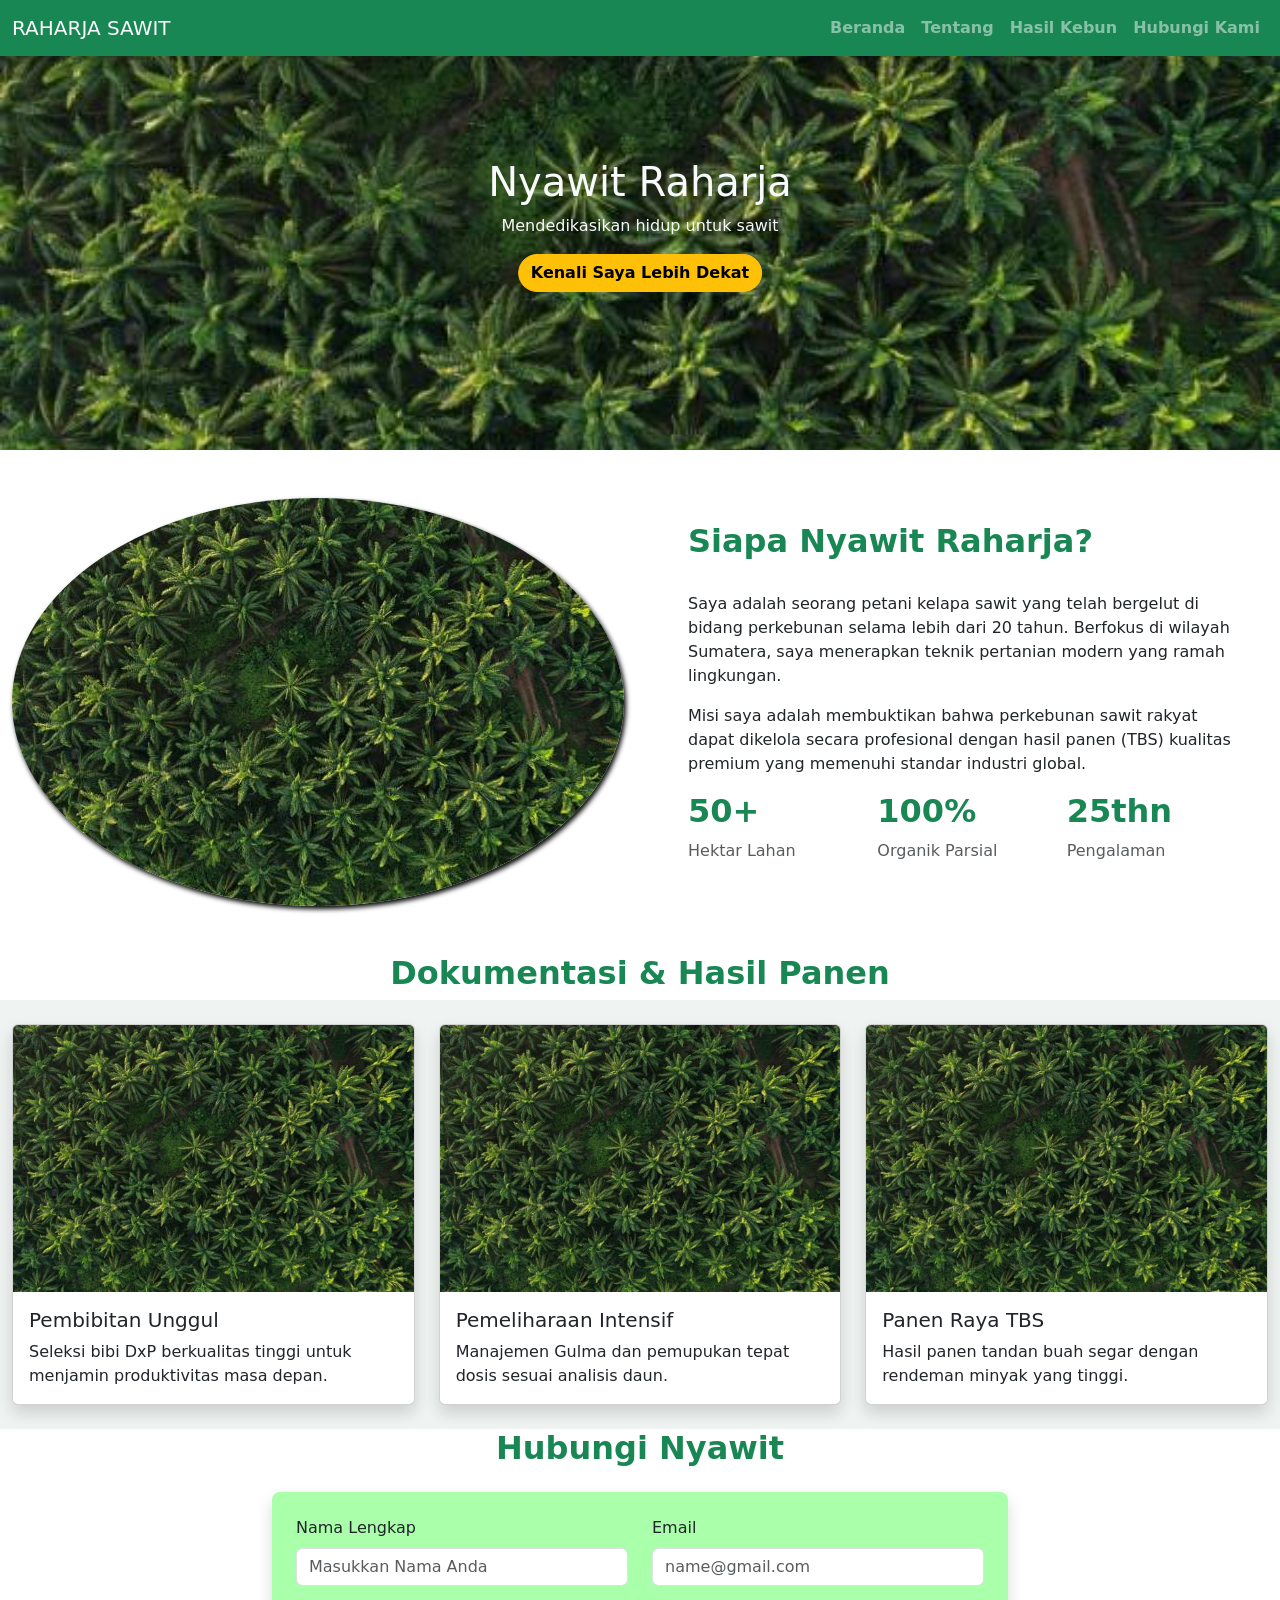
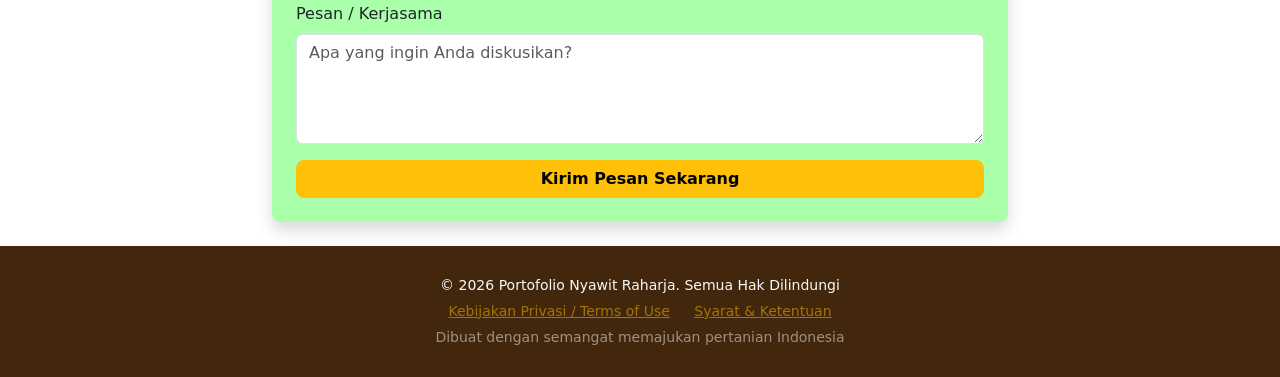
<file: LATIHAN/index.html>
<!doctype html>
<html lang="en">
  <head>
    <meta charset="utf-8">
    <meta name="viewport" content="width=device-width, initial-scale=1">
    <title>Bootstrap demo</title>
    <link href="https://cdn.jsdelivr.net/npm/bootstrap@5.3.8/dist/css/bootstrap.min.css" rel="stylesheet" integrity="sha384-sRIl4kxILFvY47J16cr9ZwB07vP4J8+LH7qKQnuqkuIAvNWLzeN8tE5YBujZqJLB" crossorigin="anonymous">
    <link rel="stylesheet" href="style.css">
</head>
  <body>

    <section>
        <!--NAVIGASI-->
        <nav class="navbar navbar-expand-sm bg-success fixed-top shadow">
            <div class="container-fluid">
                <h1 class="text-light fs-5 my-0">RAHARJA SAWIT</h1>
                <!-- Links -->
                <ul class="navbar-nav">
                    <li class="nav-item">
                        <a class="nav-link text-light" href="#">Beranda</a>
                    </li>
                    <li class="nav-item">
                        <a class="nav-link text-light" href="#">Tentang</a>
                    </li>
                    <li class="nav-item">
                        <a class="nav-link text-light" href="#">Hasil Kebun</a>
                    </li>
                    <li class="nav-item">
                        <a class="nav-link text-light" href="#">Hubungi Kami</a>
                    </li>
                </ul>
            </div>
        </nav>
        
            <div class="hero position-relative">
                <img src="istockphoto-1189621000-612x612.jpg" alt="sawit" class="img-fluid w-100" style="height: 450px; object-fit: cover;">
                    <div class="overlay-text position-absolute top-50 start-50 translate-middle text-light text-center">
                        <h1>Nyawit Raharja</h1>
                        <p>Mendedikasikan hidup untuk sawit</p>
                        <button type="button" id="btnScroll" class="btn btn-warning rounded-5 fw-bold">Kenali Saya Lebih Dekat</button>
                    </div>
            </div>

            <!-- <div class="col-md-4">
                <div class="card shadow">
                    <img src="istockphoto-1189621000-612x612.jpg" class="card-img-top">
                    <h5>Nyawit Raharja</h5>
                    <p>Mendedikasikan hidup untuk sawit</p>
                    <button type="button" id="btnScroll" class="btn btn-warning rounded-5 fw-bold">Kenali Saya Lebih Dekat</button>
                </div>
            </div> -->
    </section>

    <section id="tentang">
        <!--DESKRIPSI-->
        <div class="container-fluid">
            <div class="row">
                <div class="col-lg-6 col-12 py-5">
                    <img src="istockphoto-1189621000-612x612.jpg" class="gambar rounded-circle img-fluid" alt="Cinque Terre">
                </div>

                <div class="col-lg-6 col-12 py-5 px-5">
                    <h2 class="text-success fw-bold py-4">Siapa Nyawit Raharja?</h2>
                    <p>Saya adalah seorang petani kelapa sawit yang telah bergelut di bidang perkebunan selama lebih dari 20 tahun.
                        Berfokus di wilayah Sumatera, saya menerapkan teknik pertanian modern yang ramah lingkungan.
                    </p>
                    <p>  Misi saya adalah membuktikan bahwa perkebunan sawit rakyat dapat dikelola secara profesional
                        dengan hasil panen (TBS) kualitas premium yang memenuhi standar industri global.
                    </p>

                    <div class="row d-flex align-items-center">
                        <div class="col-4">
                            <h3 class="fw-bold text-success fs-2">50+</h3>
                            <p class="text-muted">Hektar Lahan</p>
                        </div>
                        <div class="col-4">
                            <h3 class="fw-bold text-success fs-2">100%</h3>
                            <p class="text-muted">Organik Parsial</p>
                        </div>
                        <div class="col-4">
                            <h3 class="fw-bold text-success fs-2">25thn</h3>
                            <p class="text-muted">Pengalaman</p>
                        </div>
                    </div>
                </div>
            </div>
        </div>
    </section>

    <section>
        <!--CARD-->
        <div class="container-fluid">
            <h2 class="text-success text-center fw-bold">Dokumentasi & Hasil Panen</h2>
            <div class="kotak1 row d-flex align-items-center">
                <div class="col-lg-4 col-md-6 col-12 my-4">
                    <div class="card h-100 shadow" style="height: 200px; object-fit: cover;">
                        <img src="istockphoto-1189621000-612x612.jpg" class="card-img-top object-fit-cover" alt="">
                        <div class="card-body">
                            <h5 class="card-title">Pembibitan Unggul</h5>
                            <p class="card-text">Seleksi bibi DxP berkualitas tinggi untuk menjamin produktivitas masa depan.</p>
                        </div>
                    </div>
                </div>

                <div class="col-lg-4 col-md-6 col-12 my-4">
                    <div class="card h-100 shadow" style="height: 200px; object-fit: cover;">
                        <img src="istockphoto-1189621000-612x612.jpg" class="card-img-top object-fit-cover" alt="">
                        <div class="card-body">
                            <h5 class="card-title">Pemeliharaan Intensif</h5>
                            <p class="card-text">Manajemen Gulma dan pemupukan tepat dosis sesuai analisis daun.</p>
                        </div>
                    </div>
                </div>

                <div class="col-lg-4 col-md-6 col-12 my-4">
                    <div class="card h-100 shadow" style="height: 200px; object-fit: cover;">
                        <img src="istockphoto-1189621000-612x612.jpg" class="card-img-top object-fit-cover" alt="">
                        <div class="card-body">
                            <h5 class="card-title">Panen Raya TBS</h5>
                            <p class="card-text">Hasil panen tandan buah segar dengan rendeman minyak yang tinggi.</p>
                        </div>
                    </div>
                </div>
            </div>
        </div>
    </section>

    <section>
        <div class="container">
            <h2 class="text-success fw-bold text-center mb-4">Hubungi Nyawit </h2>

            <div class="row justify-content-center">
                <div class="col-lg-8 col-12">
                    <div class="kotak p-4 shadow rounded-3">
                    
                        <!-- Form -->
                        <form id="formKontak">
                        <div class="row">
                            <!-- Nama -->
                            <div class="col-md-6 col-12 mb-3">
                                <label class="form-label">Nama Lengkap</label>
                                <input type="text" id="nama" class="form-control" placeholder="Masukkan Nama Anda">
                            </div>

                            <!-- Email -->
                            <div class="col-md-6 col-12 mb-3">
                                <label class="form-label">Email</label>
                                <input type="email" id="email" class="form-control" placeholder="name@gmail.com">
                            </div>

                        </div>

                            <!-- Pesan -->
                            <div class="mb-3">
                                <label class="form-label">Pesan / Kerjasama</label>
                                <textarea class="form-control" id="pesan" rows="4" placeholder="Apa yang ingin Anda diskusikan?"></textarea>
                            </div>

                            <!-- Button -->
                            <button type="submit" class="btn btn-warning w-100 fw-bold rounded-3">Kirim Pesan Sekarang </button>
                        </form>
                    </div>
                </div>
            </div>
        </div>
    </section>

    <section>
        <footer class="text-center text-light py-4 mt-4">
            <p class="mb-1">&copy; 2026 Portofolio Nyawit Raharja. Semua Hak Dilindungi</p>
            <p class="mb-0">
                <a href="privacy.html" class="text-warning text-decoration">Kebijakan Privasi / Terms of Use</a>
                <a href="terms.html" class="text-warning text-decoration">Syarat & Ketentuan</a>
            </p>
            <p style="opacity: 0.5;">Dibuat dengan semangat memajukan pertanian Indonesia</p>
        </footer>
    </section>
    
    <script src="script.js"></script>
    <script src="https://cdn.jsdelivr.net/npm/bootstrap@5.3.8/dist/js/bootstrap.bundle.min.js" integrity="sha384-FKyoEForCGlyvwx9Hj09JcYn3nv7wiPVlz7YYwJrWVcXK/BmnVDxM+D2scQbITxI" crossorigin="anonymous"></script>
  </body>
</html>
</file>
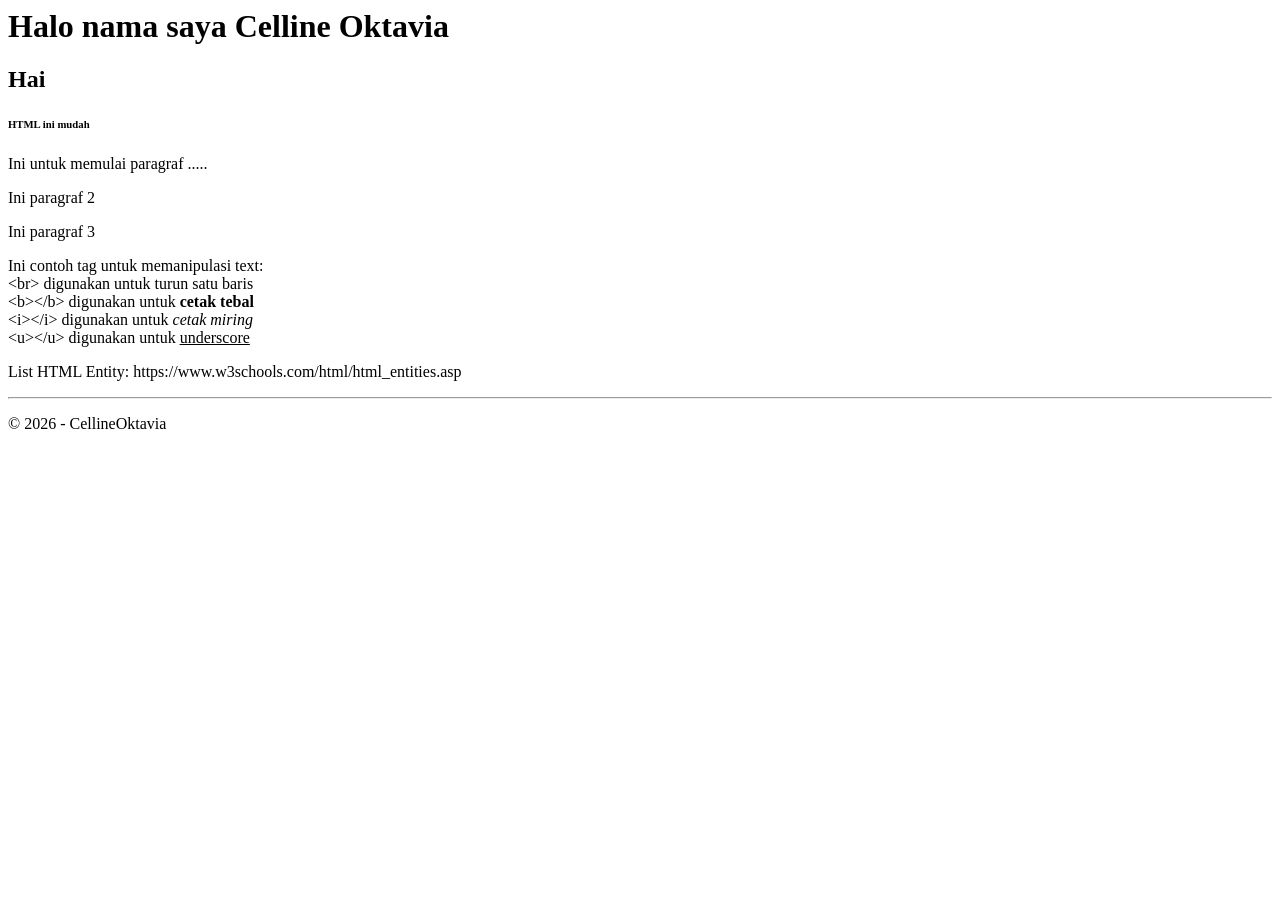
<file: Pertemuan3/index.html>
<html>
    <head> 
        <title>Belajar HTML Part 1</title> 
    </head>
    <body>
        <h1>Halo nama saya Celline Oktavia</h1>
        <h2>Hai</h2>
        <h6>HTML ini mudah</h6>
        <p>Ini untuk memulai paragraf .....</p>
        <p>Ini paragraf 2</p>
        <p>Ini paragraf 3</p>
        <p>Ini contoh tag untuk memanipulasi text: <br>
            &lt;br&gt; digunakan untuk turun satu baris <br>
            &lt;b&gt;&lt;/b&gt; digunakan untuk <b>cetak tebal</b><br>
            &lt;i&gt;&lt;/i&gt; digunakan untuk <i>cetak miring</i><br>
            &lt;u&gt;&lt;/u&gt; digunakan untuk <u>underscore</u><br>
        </p>
        <p>List HTML Entity: https://www.w3schools.com/html/html_entities.asp</p>
        <hr>
        <p>&copy; 2026 - CellineOktavia</p>
    </body>
</html>
</file>
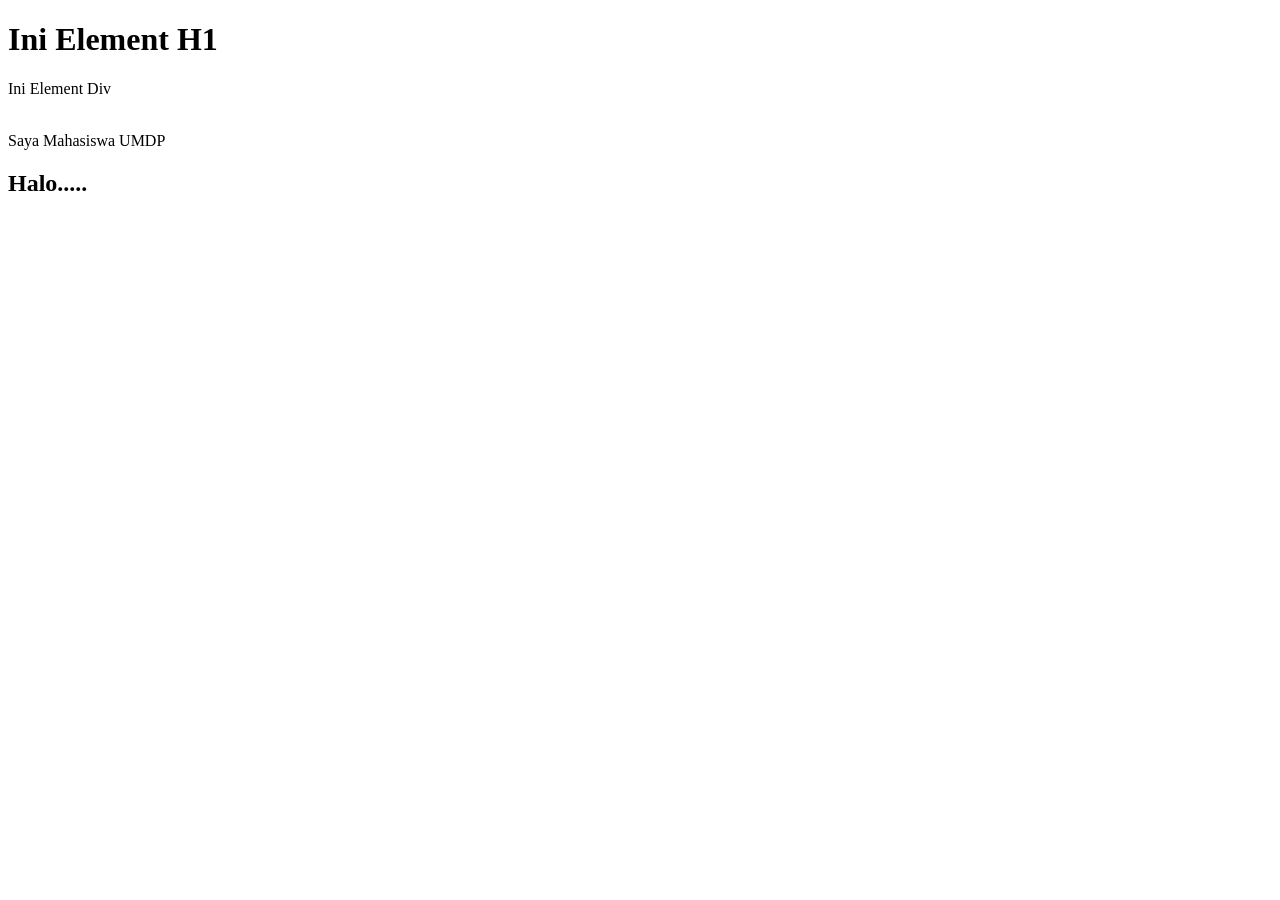
<file: Pertemuan7/index.html>
<!DOCTYPE html>
<html lang="en">
<head>
    <title>Belajar JavaScript</title>
</head>

<body>

    <h1>Ini Element H1</h1>
    <div>Ini Element Div</div>

    <p id="demo"></p>

    <script>

        // Output Document - Pop Up Window

        // alert("Hallo JavaScript");

        // var nama = prompt("Masukkan Nama Anda");
        // console.log("Hallo, " + nama);

        // var isJomblo = confirm("Apakah anda Jomblo?, kalo ya mau lanjut?");
        // if(isJomblo){
        //     console.log("Cie Jomblo");
        // }else{
        //     console.log("Byeee ...");
        // }

        // Output Document - DOM

        document.write("<h2>Halo.....</h2>");
        document.getElementById("demo").innerHTML = "Nama Saya Celline";
        document.getElementById("demo").innerHTML = "<br/> Saya Mahasiswa UMDP";

        // Variabel
        var nama = "Silvi Caroline"; //String
        var npm = 2428240006; //Number (int)
        var isFemale = true; //boolean
        var hobi = ["Reading", "Writing", "Dancing"]; //array
        var nilaiKuliah = {
            "namaMK":"PAW 1",
            "nilaiHuruf" : "A", 
            "nilaiAngka" : "90"
        }; //object

    </script>

</body>
</html>
</file>
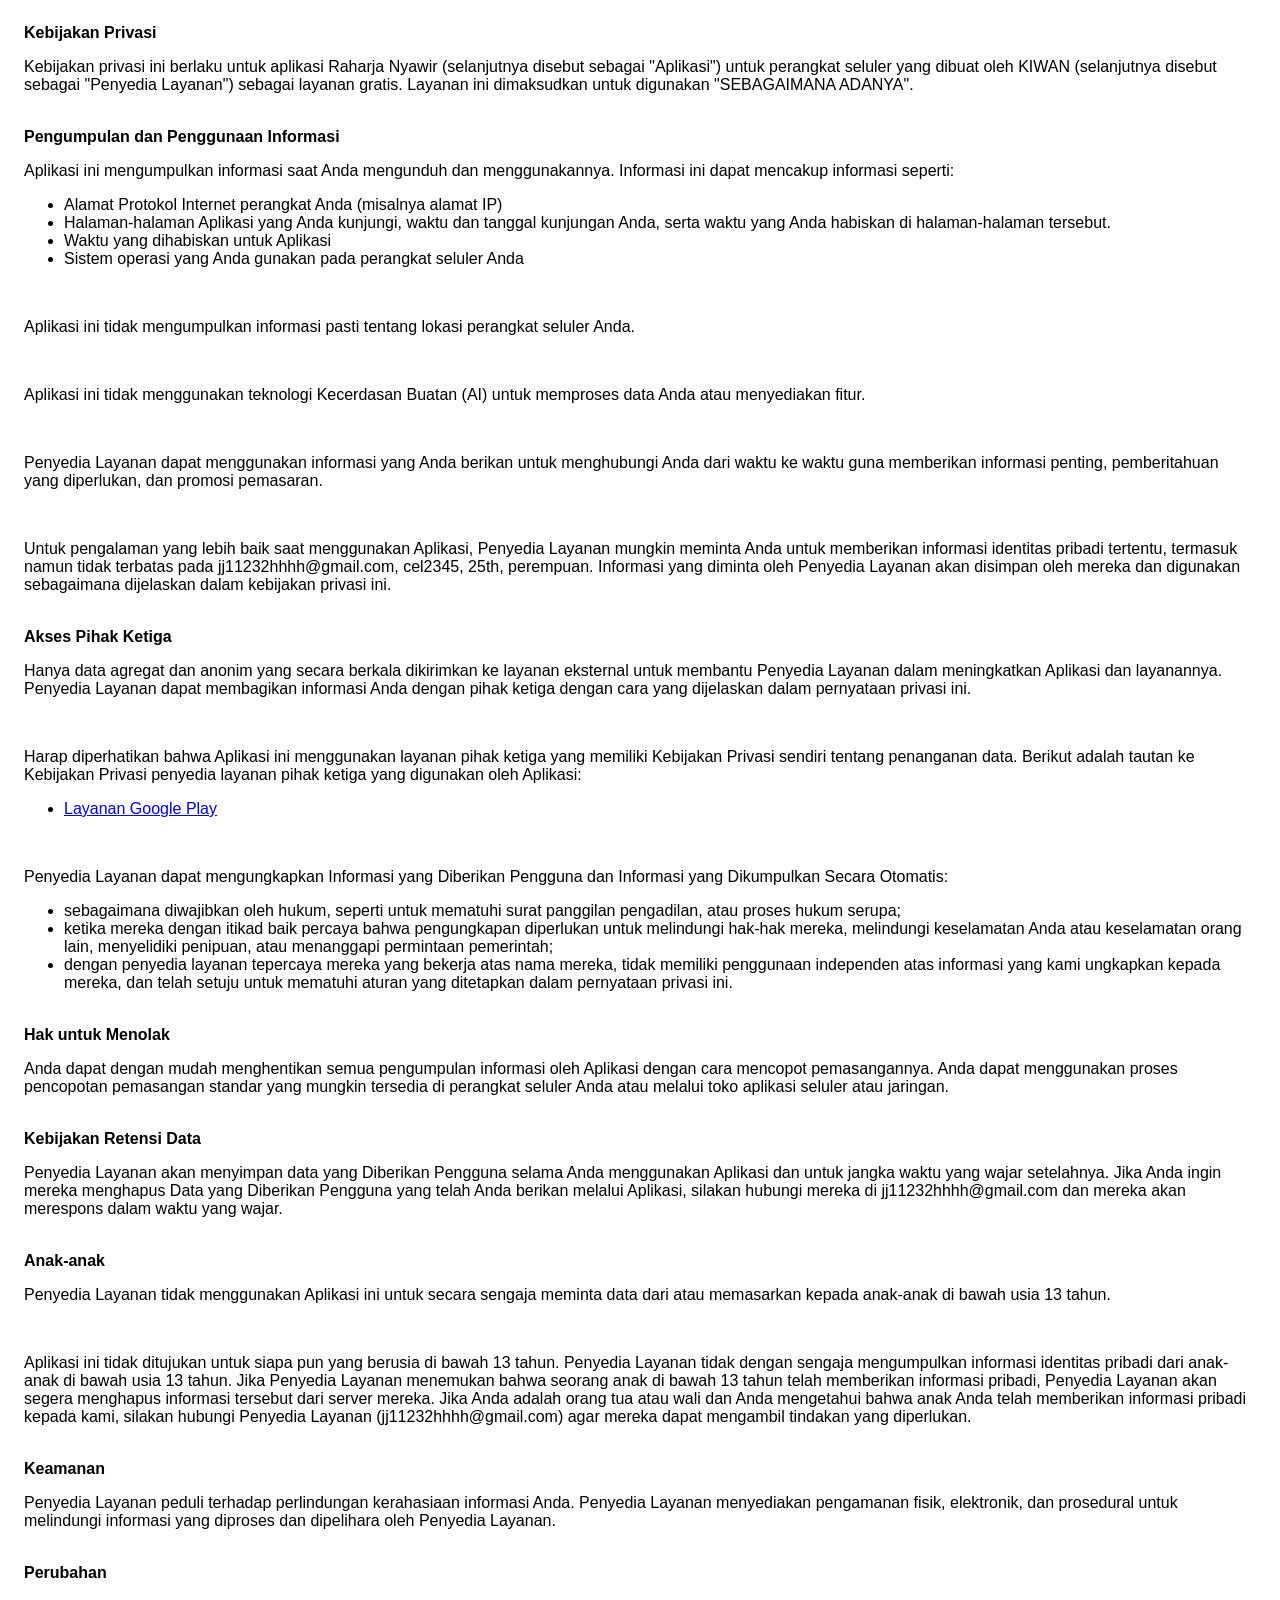
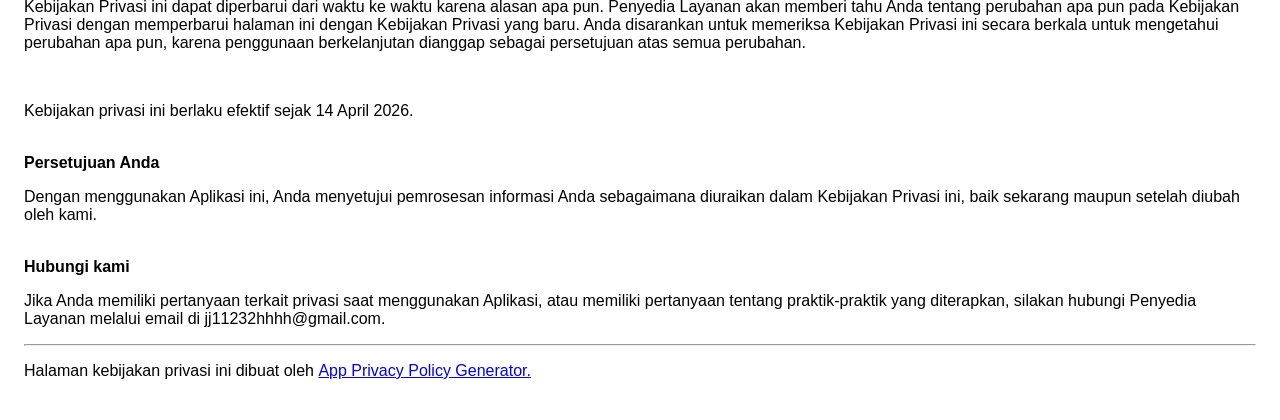
<file: LATIHAN/privacy.html>
<!DOCTYPE html>
    <html>
    <head>
      <meta charset='utf-8'>
      <meta name='viewport' content='width=device-width'>
      <title><font dir="auto" style="vertical-align: inherit;"><font dir="auto" style="vertical-align: inherit;">Kebijakan Privasi</font></font></title>
      <style> body { font-family: 'Helvetica Neue', Helvetica, Arial, sans-serif; padding:1em; } </style>
    </head>
    <body>
    <strong><font dir="auto" style="vertical-align: inherit;"><font dir="auto" style="vertical-align: inherit;">Kebijakan Privasi</font></font></strong><p><font dir="auto" style="vertical-align: inherit;"><font dir="auto" style="vertical-align: inherit;">Kebijakan privasi ini berlaku untuk aplikasi Raharja Nyawir (selanjutnya disebut sebagai "Aplikasi") untuk perangkat seluler yang dibuat oleh KIWAN (selanjutnya disebut sebagai "Penyedia Layanan") sebagai layanan gratis. Layanan ini dimaksudkan untuk digunakan "SEBAGAIMANA ADANYA".</font></font></p><br><strong><font dir="auto" style="vertical-align: inherit;"><font dir="auto" style="vertical-align: inherit;">Pengumpulan dan Penggunaan Informasi</font></font></strong><p><font dir="auto" style="vertical-align: inherit;"><font dir="auto" style="vertical-align: inherit;">Aplikasi ini mengumpulkan informasi saat Anda mengunduh dan menggunakannya. Informasi ini dapat mencakup informasi seperti:</font></font></p><ul><li><font dir="auto" style="vertical-align: inherit;"><font dir="auto" style="vertical-align: inherit;">Alamat Protokol Internet perangkat Anda (misalnya alamat IP)</font></font></li><li><font dir="auto" style="vertical-align: inherit;"><font dir="auto" style="vertical-align: inherit;">Halaman-halaman Aplikasi yang Anda kunjungi, waktu dan tanggal kunjungan Anda, serta waktu yang Anda habiskan di halaman-halaman tersebut.</font></font></li><li><font dir="auto" style="vertical-align: inherit;"><font dir="auto" style="vertical-align: inherit;">Waktu yang dihabiskan untuk Aplikasi</font></font></li><li><font dir="auto" style="vertical-align: inherit;"><font dir="auto" style="vertical-align: inherit;">Sistem operasi yang Anda gunakan pada perangkat seluler Anda</font></font></li></ul><p></p><br><p><font dir="auto" style="vertical-align: inherit;"><font dir="auto" style="vertical-align: inherit;">Aplikasi ini tidak mengumpulkan informasi pasti tentang lokasi perangkat seluler Anda.</font></font></p><!----><br><p><font dir="auto" style="vertical-align: inherit;"><font dir="auto" style="vertical-align: inherit;">Aplikasi ini tidak menggunakan teknologi Kecerdasan Buatan (AI) untuk memproses data Anda atau menyediakan fitur.</font></font></p><br><p><font dir="auto" style="vertical-align: inherit;"><font dir="auto" style="vertical-align: inherit;">Penyedia Layanan dapat menggunakan informasi yang Anda berikan untuk menghubungi Anda dari waktu ke waktu guna memberikan informasi penting, pemberitahuan yang diperlukan, dan promosi pemasaran.</font></font></p><br><p><font dir="auto" style="vertical-align: inherit;"><font dir="auto" style="vertical-align: inherit;">Untuk pengalaman yang lebih baik saat menggunakan Aplikasi, Penyedia Layanan mungkin meminta Anda untuk memberikan informasi identitas pribadi tertentu, termasuk namun tidak terbatas pada jj11232hhhh@gmail.com, cel2345, 25th, perempuan. Informasi yang diminta oleh Penyedia Layanan akan disimpan oleh mereka dan digunakan sebagaimana dijelaskan dalam kebijakan privasi ini.</font></font></p><br><strong><font dir="auto" style="vertical-align: inherit;"><font dir="auto" style="vertical-align: inherit;">Akses Pihak Ketiga</font></font></strong><p><font dir="auto" style="vertical-align: inherit;"><font dir="auto" style="vertical-align: inherit;">Hanya data agregat dan anonim yang secara berkala dikirimkan ke layanan eksternal untuk membantu Penyedia Layanan dalam meningkatkan Aplikasi dan layanannya. Penyedia Layanan dapat membagikan informasi Anda dengan pihak ketiga dengan cara yang dijelaskan dalam pernyataan privasi ini.</font></font></p><div><br><p><font dir="auto" style="vertical-align: inherit;"><font dir="auto" style="vertical-align: inherit;">Harap diperhatikan bahwa Aplikasi ini menggunakan layanan pihak ketiga yang memiliki Kebijakan Privasi sendiri tentang penanganan data. Berikut adalah tautan ke Kebijakan Privasi penyedia layanan pihak ketiga yang digunakan oleh Aplikasi:</font></font></p><ul><li><a href="https://www.google.com/policies/privacy/" target="_blank" rel="noopener noreferrer"><font dir="auto" style="vertical-align: inherit;"><font dir="auto" style="vertical-align: inherit;">Layanan Google Play</font></font></a></li></ul></div><br><p><font dir="auto" style="vertical-align: inherit;"><font dir="auto" style="vertical-align: inherit;">Penyedia Layanan dapat mengungkapkan Informasi yang Diberikan Pengguna dan Informasi yang Dikumpulkan Secara Otomatis:</font></font></p><ul><li><font dir="auto" style="vertical-align: inherit;"><font dir="auto" style="vertical-align: inherit;">sebagaimana diwajibkan oleh hukum, seperti untuk mematuhi surat panggilan pengadilan, atau proses hukum serupa;</font></font></li><li><font dir="auto" style="vertical-align: inherit;"><font dir="auto" style="vertical-align: inherit;">ketika mereka dengan itikad baik percaya bahwa pengungkapan diperlukan untuk melindungi hak-hak mereka, melindungi keselamatan Anda atau keselamatan orang lain, menyelidiki penipuan, atau menanggapi permintaan pemerintah;</font></font></li><li><font dir="auto" style="vertical-align: inherit;"><font dir="auto" style="vertical-align: inherit;">dengan penyedia layanan tepercaya mereka yang bekerja atas nama mereka, tidak memiliki penggunaan independen atas informasi yang kami ungkapkan kepada mereka, dan telah setuju untuk mematuhi aturan yang ditetapkan dalam pernyataan privasi ini.</font></font></li></ul><p></p><br><strong><font dir="auto" style="vertical-align: inherit;"><font dir="auto" style="vertical-align: inherit;">Hak untuk Menolak</font></font></strong><p><font dir="auto" style="vertical-align: inherit;"><font dir="auto" style="vertical-align: inherit;">Anda dapat dengan mudah menghentikan semua pengumpulan informasi oleh Aplikasi dengan cara mencopot pemasangannya. Anda dapat menggunakan proses pencopotan pemasangan standar yang mungkin tersedia di perangkat seluler Anda atau melalui toko aplikasi seluler atau jaringan.</font></font></p><br><strong><font dir="auto" style="vertical-align: inherit;"><font dir="auto" style="vertical-align: inherit;">Kebijakan Retensi Data</font></font></strong><p><font dir="auto" style="vertical-align: inherit;"><font dir="auto" style="vertical-align: inherit;">Penyedia Layanan akan menyimpan data yang Diberikan Pengguna selama Anda menggunakan Aplikasi dan untuk jangka waktu yang wajar setelahnya. Jika Anda ingin mereka menghapus Data yang Diberikan Pengguna yang telah Anda berikan melalui Aplikasi, silakan hubungi mereka di jj11232hhhh@gmail.com dan mereka akan merespons dalam waktu yang wajar.</font></font></p><br><strong><font dir="auto" style="vertical-align: inherit;"><font dir="auto" style="vertical-align: inherit;">Anak-anak</font></font></strong><p><font dir="auto" style="vertical-align: inherit;"><font dir="auto" style="vertical-align: inherit;">Penyedia Layanan tidak menggunakan Aplikasi ini untuk secara sengaja meminta data dari atau memasarkan kepada anak-anak di bawah usia 13 tahun.</font></font></p><div><br><p><font dir="auto" style="vertical-align: inherit;"><font dir="auto" style="vertical-align: inherit;">Aplikasi ini tidak ditujukan untuk siapa pun yang berusia di bawah 13 tahun. Penyedia Layanan tidak dengan sengaja mengumpulkan informasi identitas pribadi dari anak-anak di bawah usia 13 tahun. Jika Penyedia Layanan menemukan bahwa seorang anak di bawah 13 tahun telah memberikan informasi pribadi, Penyedia Layanan akan segera menghapus informasi tersebut dari server mereka. Jika Anda adalah orang tua atau wali dan Anda mengetahui bahwa anak Anda telah memberikan informasi pribadi kepada kami, silakan hubungi Penyedia Layanan (jj11232hhhh@gmail.com) agar mereka dapat mengambil tindakan yang diperlukan.</font></font></p></div><br><strong><font dir="auto" style="vertical-align: inherit;"><font dir="auto" style="vertical-align: inherit;">Keamanan</font></font></strong><p><font dir="auto" style="vertical-align: inherit;"><font dir="auto" style="vertical-align: inherit;">Penyedia Layanan peduli terhadap perlindungan kerahasiaan informasi Anda. Penyedia Layanan menyediakan pengamanan fisik, elektronik, dan prosedural untuk melindungi informasi yang diproses dan dipelihara oleh Penyedia Layanan.</font></font></p><br><strong><font dir="auto" style="vertical-align: inherit;"><font dir="auto" style="vertical-align: inherit;">Perubahan</font></font></strong><p><font dir="auto" style="vertical-align: inherit;"><font dir="auto" style="vertical-align: inherit;">Kebijakan Privasi ini dapat diperbarui dari waktu ke waktu karena alasan apa pun. Penyedia Layanan akan memberi tahu Anda tentang perubahan apa pun pada Kebijakan Privasi dengan memperbarui halaman ini dengan Kebijakan Privasi yang baru. Anda disarankan untuk memeriksa Kebijakan Privasi ini secara berkala untuk mengetahui perubahan apa pun, karena penggunaan berkelanjutan dianggap sebagai persetujuan atas semua perubahan.</font></font></p><br><p><font dir="auto" style="vertical-align: inherit;"><font dir="auto" style="vertical-align: inherit;">Kebijakan privasi ini berlaku efektif sejak 14 April 2026.</font></font></p><br><strong><font dir="auto" style="vertical-align: inherit;"><font dir="auto" style="vertical-align: inherit;">Persetujuan Anda</font></font></strong><p><font dir="auto" style="vertical-align: inherit;"><font dir="auto" style="vertical-align: inherit;">Dengan menggunakan Aplikasi ini, Anda menyetujui pemrosesan informasi Anda sebagaimana diuraikan dalam Kebijakan Privasi ini, baik sekarang maupun setelah diubah oleh kami.</font></font></p><br><strong><font dir="auto" style="vertical-align: inherit;"><font dir="auto" style="vertical-align: inherit;">Hubungi kami</font></font></strong><p><font dir="auto" style="vertical-align: inherit;"><font dir="auto" style="vertical-align: inherit;">Jika Anda memiliki pertanyaan terkait privasi saat menggunakan Aplikasi, atau memiliki pertanyaan tentang praktik-praktik yang diterapkan, silakan hubungi Penyedia Layanan melalui email di jj11232hhhh@gmail.com.</font></font></p><hr><p><font dir="auto" style="vertical-align: inherit;"><font dir="auto" style="vertical-align: inherit;">Halaman kebijakan privasi ini dibuat oleh </font></font><a href="https://app-privacy-policy-generator.nisrulz.com/" target="_blank" rel="noopener noreferrer"><font dir="auto" style="vertical-align: inherit;"><font dir="auto" style="vertical-align: inherit;">App Privacy Policy Generator.</font></font></a></p>
    </body>
    </html>
</file>
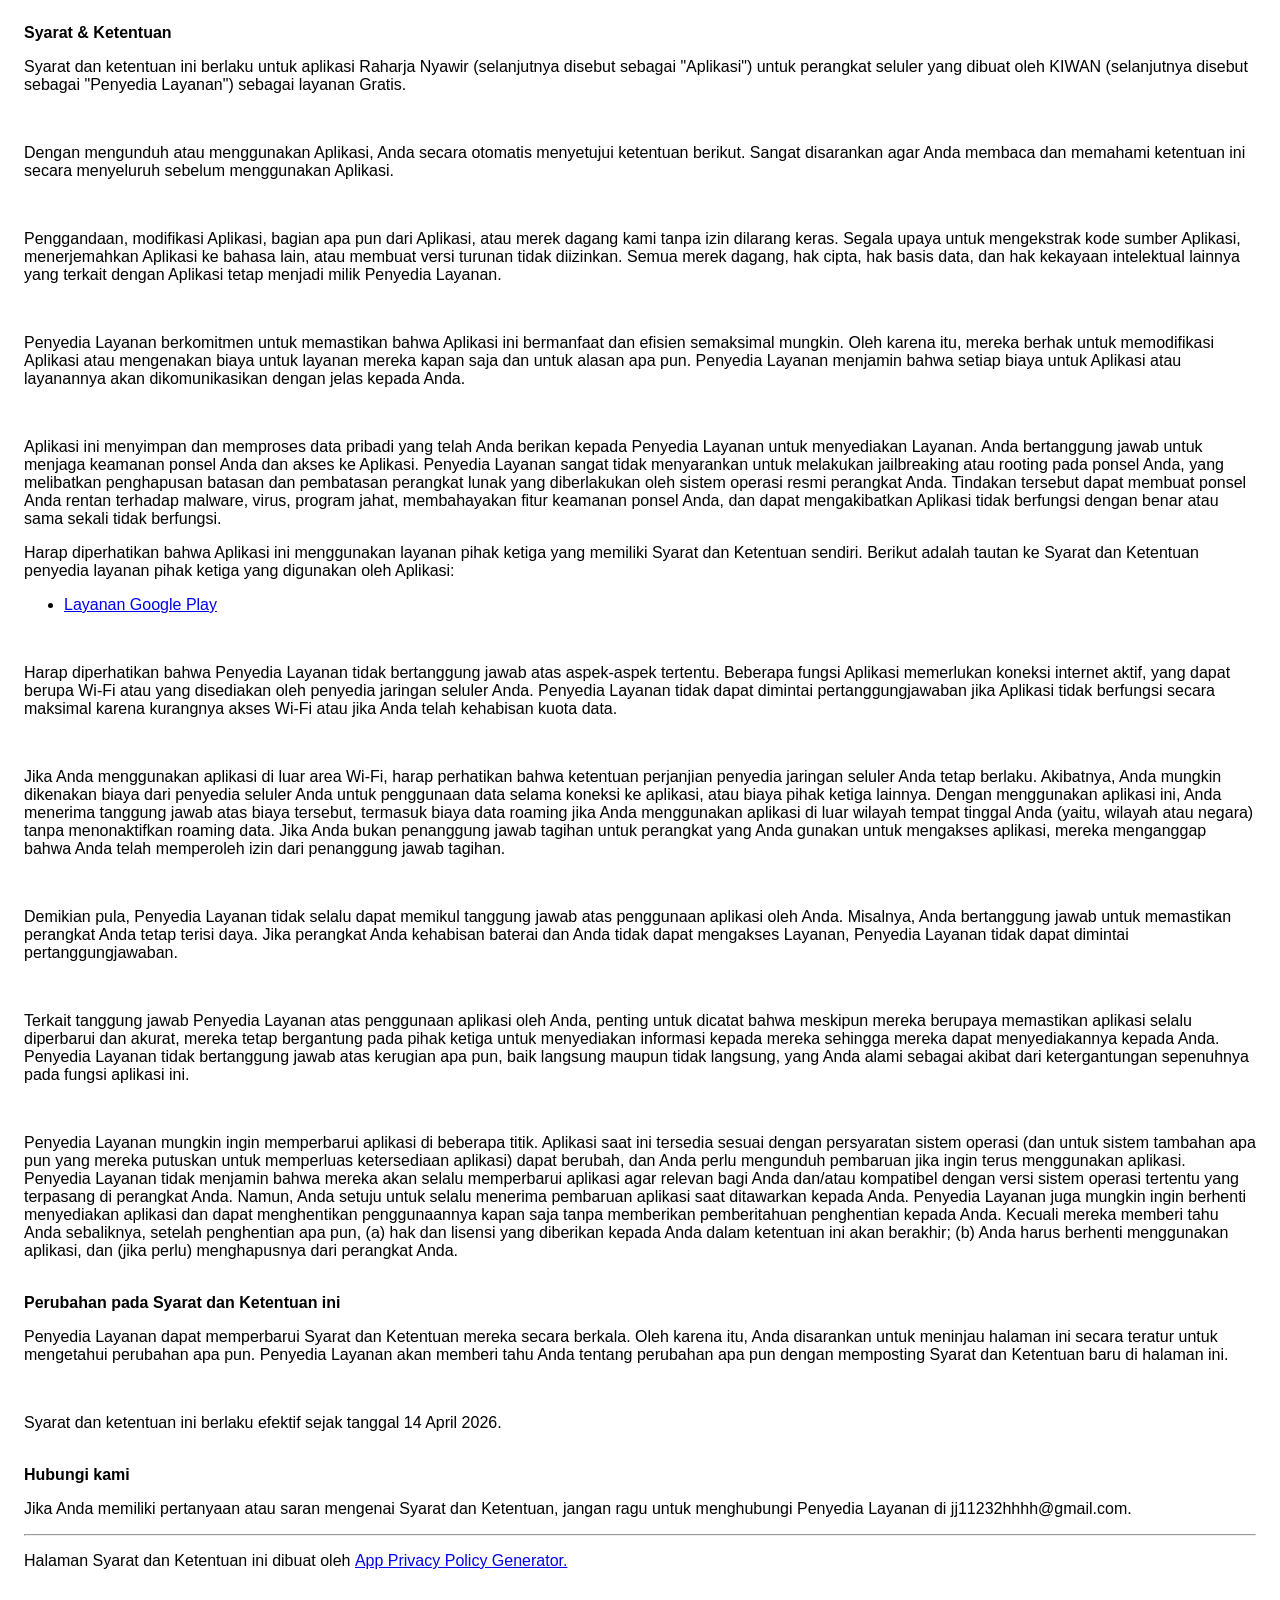
<file: LATIHAN/terms.html>
<!DOCTYPE html>
    <html>
    <head>
      <meta charset='utf-8'>
      <meta name='viewport' content='width=device-width'>
      <title><font dir="auto" style="vertical-align: inherit;"><font dir="auto" style="vertical-align: inherit;">Syarat &amp; Ketentuan</font></font></title>
      <style> body { font-family: 'Helvetica Neue', Helvetica, Arial, sans-serif; padding:1em; } </style>
    </head>
    <body>
    <strong><font dir="auto" style="vertical-align: inherit;"><font dir="auto" style="vertical-align: inherit;">Syarat &amp; Ketentuan</font></font></strong><br><p><font dir="auto" style="vertical-align: inherit;"><font dir="auto" style="vertical-align: inherit;">Syarat dan ketentuan ini berlaku untuk aplikasi Raharja Nyawir (selanjutnya disebut sebagai "Aplikasi") untuk perangkat seluler yang dibuat oleh KIWAN (selanjutnya disebut sebagai "Penyedia Layanan") sebagai layanan Gratis.</font></font></p><br><p><font dir="auto" style="vertical-align: inherit;"><font dir="auto" style="vertical-align: inherit;">Dengan mengunduh atau menggunakan Aplikasi, Anda secara otomatis menyetujui ketentuan berikut. Sangat disarankan agar Anda membaca dan memahami ketentuan ini secara menyeluruh sebelum menggunakan Aplikasi.</font></font></p><div><br><p><font dir="auto" style="vertical-align: inherit;"><font dir="auto" style="vertical-align: inherit;">Penggandaan, modifikasi Aplikasi, bagian apa pun dari Aplikasi, atau merek dagang kami tanpa izin dilarang keras. Segala upaya untuk mengekstrak kode sumber Aplikasi, menerjemahkan Aplikasi ke bahasa lain, atau membuat versi turunan tidak diizinkan. Semua merek dagang, hak cipta, hak basis data, dan hak kekayaan intelektual lainnya yang terkait dengan Aplikasi tetap menjadi milik Penyedia Layanan.</font></font></p></div><br><p><font dir="auto" style="vertical-align: inherit;"><font dir="auto" style="vertical-align: inherit;">Penyedia Layanan berkomitmen untuk memastikan bahwa Aplikasi ini bermanfaat dan efisien semaksimal mungkin. Oleh karena itu, mereka berhak untuk memodifikasi Aplikasi atau mengenakan biaya untuk layanan mereka kapan saja dan untuk alasan apa pun. Penyedia Layanan menjamin bahwa setiap biaya untuk Aplikasi atau layanannya akan dikomunikasikan dengan jelas kepada Anda.</font></font></p><br><p><font dir="auto" style="vertical-align: inherit;"><font dir="auto" style="vertical-align: inherit;">Aplikasi ini menyimpan dan memproses data pribadi yang telah Anda berikan kepada Penyedia Layanan untuk menyediakan Layanan. Anda bertanggung jawab untuk menjaga keamanan ponsel Anda dan akses ke Aplikasi. Penyedia Layanan sangat tidak menyarankan untuk melakukan jailbreaking atau rooting pada ponsel Anda, yang melibatkan penghapusan batasan dan pembatasan perangkat lunak yang diberlakukan oleh sistem operasi resmi perangkat Anda. Tindakan tersebut dapat membuat ponsel Anda rentan terhadap malware, virus, program jahat, membahayakan fitur keamanan ponsel Anda, dan dapat mengakibatkan Aplikasi tidak berfungsi dengan benar atau sama sekali tidak berfungsi.</font></font></p><div><p><font dir="auto" style="vertical-align: inherit;"><font dir="auto" style="vertical-align: inherit;">Harap diperhatikan bahwa Aplikasi ini menggunakan layanan pihak ketiga yang memiliki Syarat dan Ketentuan sendiri. Berikut adalah tautan ke Syarat dan Ketentuan penyedia layanan pihak ketiga yang digunakan oleh Aplikasi:</font></font></p><ul><li><a href="https://policies.google.com/terms" target="_blank" rel="noopener noreferrer"><font dir="auto" style="vertical-align: inherit;"><font dir="auto" style="vertical-align: inherit;">Layanan Google Play</font></font></a></li></ul></div><br><p><font dir="auto" style="vertical-align: inherit;"><font dir="auto" style="vertical-align: inherit;">Harap diperhatikan bahwa Penyedia Layanan tidak bertanggung jawab atas aspek-aspek tertentu. Beberapa fungsi Aplikasi memerlukan koneksi internet aktif, yang dapat berupa Wi-Fi atau yang disediakan oleh penyedia jaringan seluler Anda. Penyedia Layanan tidak dapat dimintai pertanggungjawaban jika Aplikasi tidak berfungsi secara maksimal karena kurangnya akses Wi-Fi atau jika Anda telah kehabisan kuota data.</font></font></p><br><p><font dir="auto" style="vertical-align: inherit;"><font dir="auto" style="vertical-align: inherit;">Jika Anda menggunakan aplikasi di luar area Wi-Fi, harap perhatikan bahwa ketentuan perjanjian penyedia jaringan seluler Anda tetap berlaku. Akibatnya, Anda mungkin dikenakan biaya dari penyedia seluler Anda untuk penggunaan data selama koneksi ke aplikasi, atau biaya pihak ketiga lainnya. Dengan menggunakan aplikasi ini, Anda menerima tanggung jawab atas biaya tersebut, termasuk biaya data roaming jika Anda menggunakan aplikasi di luar wilayah tempat tinggal Anda (yaitu, wilayah atau negara) tanpa menonaktifkan roaming data. Jika Anda bukan penanggung jawab tagihan untuk perangkat yang Anda gunakan untuk mengakses aplikasi, mereka menganggap bahwa Anda telah memperoleh izin dari penanggung jawab tagihan.</font></font></p><br><p><font dir="auto" style="vertical-align: inherit;"><font dir="auto" style="vertical-align: inherit;">Demikian pula, Penyedia Layanan tidak selalu dapat memikul tanggung jawab atas penggunaan aplikasi oleh Anda. Misalnya, Anda bertanggung jawab untuk memastikan perangkat Anda tetap terisi daya. Jika perangkat Anda kehabisan baterai dan Anda tidak dapat mengakses Layanan, Penyedia Layanan tidak dapat dimintai pertanggungjawaban.</font></font></p><br><p><font dir="auto" style="vertical-align: inherit;"><font dir="auto" style="vertical-align: inherit;">Terkait tanggung jawab Penyedia Layanan atas penggunaan aplikasi oleh Anda, penting untuk dicatat bahwa meskipun mereka berupaya memastikan aplikasi selalu diperbarui dan akurat, mereka tetap bergantung pada pihak ketiga untuk menyediakan informasi kepada mereka sehingga mereka dapat menyediakannya kepada Anda. Penyedia Layanan tidak bertanggung jawab atas kerugian apa pun, baik langsung maupun tidak langsung, yang Anda alami sebagai akibat dari ketergantungan sepenuhnya pada fungsi aplikasi ini.</font></font></p><br><!----><p><font dir="auto" style="vertical-align: inherit;"><font dir="auto" style="vertical-align: inherit;">Penyedia Layanan mungkin ingin memperbarui aplikasi di beberapa titik. Aplikasi saat ini tersedia sesuai dengan persyaratan sistem operasi (dan untuk sistem tambahan apa pun yang mereka putuskan untuk memperluas ketersediaan aplikasi) dapat berubah, dan Anda perlu mengunduh pembaruan jika ingin terus menggunakan aplikasi. Penyedia Layanan tidak menjamin bahwa mereka akan selalu memperbarui aplikasi agar relevan bagi Anda dan/atau kompatibel dengan versi sistem operasi tertentu yang terpasang di perangkat Anda. Namun, Anda setuju untuk selalu menerima pembaruan aplikasi saat ditawarkan kepada Anda. Penyedia Layanan juga mungkin ingin berhenti menyediakan aplikasi dan dapat menghentikan penggunaannya kapan saja tanpa memberikan pemberitahuan penghentian kepada Anda. Kecuali mereka memberi tahu Anda sebaliknya, setelah penghentian apa pun, (a) hak dan lisensi yang diberikan kepada Anda dalam ketentuan ini akan berakhir; (b) Anda harus berhenti menggunakan aplikasi, dan (jika perlu) menghapusnya dari perangkat Anda.</font></font></p><br><strong><font dir="auto" style="vertical-align: inherit;"><font dir="auto" style="vertical-align: inherit;">Perubahan pada Syarat dan Ketentuan ini</font></font></strong><p><font dir="auto" style="vertical-align: inherit;"><font dir="auto" style="vertical-align: inherit;">Penyedia Layanan dapat memperbarui Syarat dan Ketentuan mereka secara berkala. Oleh karena itu, Anda disarankan untuk meninjau halaman ini secara teratur untuk mengetahui perubahan apa pun. Penyedia Layanan akan memberi tahu Anda tentang perubahan apa pun dengan memposting Syarat dan Ketentuan baru di halaman ini.</font></font></p><br><p><font dir="auto" style="vertical-align: inherit;"><font dir="auto" style="vertical-align: inherit;">Syarat dan ketentuan ini berlaku efektif sejak tanggal 14 April 2026.</font></font></p><br><strong><font dir="auto" style="vertical-align: inherit;"><font dir="auto" style="vertical-align: inherit;">Hubungi kami</font></font></strong><p><font dir="auto" style="vertical-align: inherit;"><font dir="auto" style="vertical-align: inherit;">Jika Anda memiliki pertanyaan atau saran mengenai Syarat dan Ketentuan, jangan ragu untuk menghubungi Penyedia Layanan di jj11232hhhh@gmail.com.</font></font></p><hr><p><font dir="auto" style="vertical-align: inherit;"><font dir="auto" style="vertical-align: inherit;">Halaman Syarat dan Ketentuan ini dibuat oleh </font></font><a href="https://app-privacy-policy-generator.nisrulz.com/" target="_blank" rel="noopener noreferrer"><font dir="auto" style="vertical-align: inherit;"><font dir="auto" style="vertical-align: inherit;">App Privacy Policy Generator.</font></font></a></p>
    </body>
    </html>
</file>
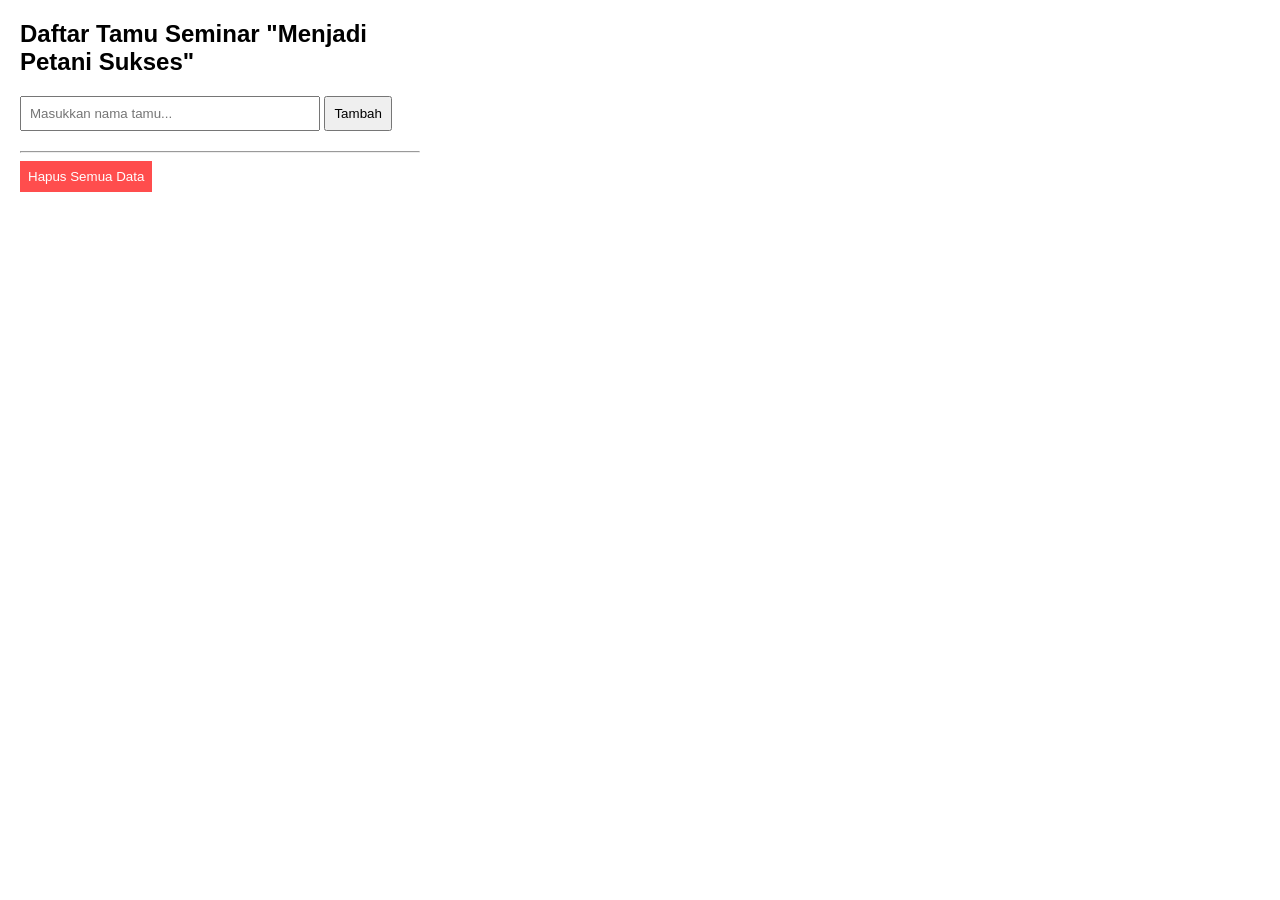
<file: Pertemuan8/latihan.html>
<!DOCTYPE html>
<html lang="en">
<head>
    <meta charset="UTF-8">
    <meta name="viewport" content="width=device-width, initial-scale=1.0">
    <title>Buku Tamu Seminar</title>
    <link rel="stylesheet" href="style.css">
</head>
<body>
    <div class="container">
        <h2>Daftar Tamu Seminar "Menjadi Petani Sukses"</h2>
        <input type="text" id="guestInput" placeholder="Masukkan nama tamu...">
        <button onclick="addGuest()">Tambah</button>

        <ul id="guestList"></ul>
        <hr>
        <button style="background-color: #ff4d4d; color: white; border: none;" onclick="clearList()">
            Hapus Semua Data
        </button>
    </div>
    <script src="script.js"></script>
</body>
</html>
</file>
<file: LATIHAN/style.css>
.gambar{
    box-shadow: 2px 3px 5px black;
}

.kotak{
    background-color: rgb(170, 255, 170);
}

.kotak1{
    background-color: rgb(239, 244, 243);
}

.btn:hover{
    transform: scale(1.02);
    transition: 0.5s;
}

footer{
    background-color: rgb(66, 39, 12);
}

.nav-link{  
    opacity: 0.5;
    font-weight: bold;
}

.nav-link:hover{
    background-color: rgb(4, 169, 4);
    border-radius: 5px;
    opacity: 1;
}

.card {
  transition: 0.3s;
}

.card:hover {
  transform: translateY(-10px);
}

footer p {
  margin: 5px 0;
  font-size: 14px;
}

/* 🌿 LINK FOOTER */
footer a {
  color: #ffc107;
  margin: 0 10px;
  font-weight: 500;
  transition: 0.3s;
  opacity: 0.5;
}

/* 🌿 HOVER LINK */
footer a:hover {
  color: white;
  text-decoration: underline;
  opacity: 1;
}
</file>
<file: Pertemuan8/style.css>
body{
    font-family: sans-serif;
    margin: 20px;
}

.container{
    max-width: 400px;
}

input{
    padding: 8px;
    width: 70%;
}

button{
    padding: 8px;
    cursor: pointer;
}
ul{
    margin-top: 20px;
}
</file>
